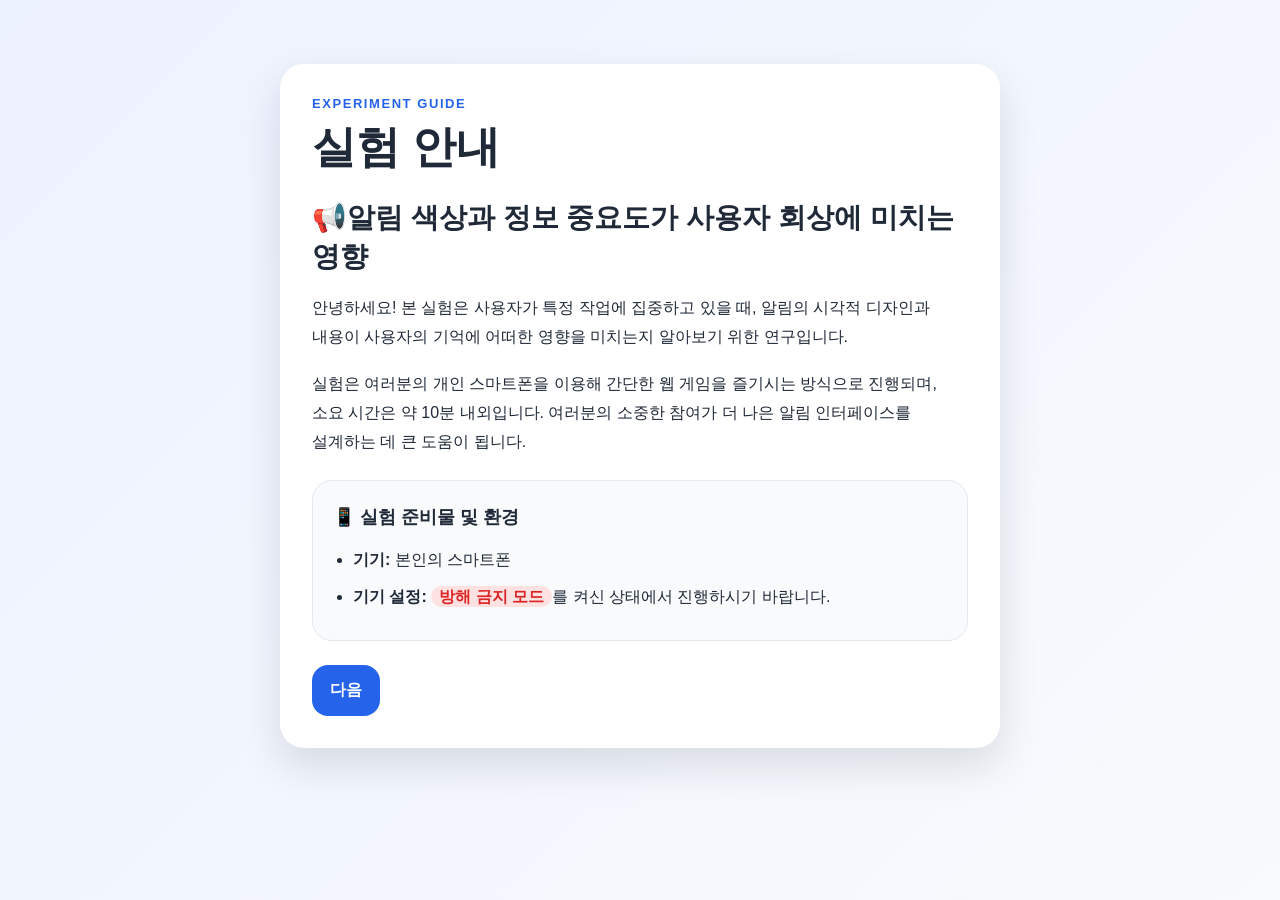
<file: index.html>
<!DOCTYPE html>
<html lang="ko">

<head>
  <meta charset="UTF-8" />
  <meta name="viewport" content="width=device-width, initial-scale=1.0" />

  <title>알림 색상과 중요도 회상 실험</title>

  <!-- CSS 연결 -->
  <link rel="stylesheet" href="style.css" />
</head>

<body>
  <!-- 전체 앱 컨테이너 -->
  <main class="app">

    <!-- 사전 실험 안내 화면 -->
    <section id="guideScreen" class="screen active">
      <div class="card guide-card">

        <!-- 안내 1페이지 -->
        <div class="guide-page active" id="guidePage1">
          <p class="eyebrow">Experiment Guide</p>

          <h1>실험 안내</h1>

          <div class="guide-notice">
            <h2>📢알림 색상과 정보 중요도가 사용자 회상에 미치는 영향</h2>

            <p>
              안녕하세요! 본 실험은 사용자가 특정 작업에 집중하고 있을 때,
              알림의 시각적 디자인과 내용이 사용자의 기억에 어떠한 영향을 미치는지
              알아보기 위한 연구입니다.
            </p>

            <p>
              실험은 여러분의 개인 스마트폰을 이용해 간단한 웹 게임을 즐기시는 방식으로
              진행되며, 소요 시간은 약 10분 내외입니다.
              여러분의 소중한 참여가 더 나은 알림 인터페이스를 설계하는 데 큰 도움이 됩니다.
            </p>

            <div class="guide-box">
              <h3>📱 실험 준비물 및 환경</h3>

              <ul>
                <li><strong>기기:</strong> 본인의 스마트폰</li>
                <li>
                  <strong>기기 설정:</strong>
                  <span class="dnd-text">방해 금지 모드</span>를 켜신 상태에서 진행하시기 바랍니다.
                </li>
              </ul>
            </div>
          </div>

          <button type="button" class="primary-btn guide-next-btn" data-next="2">
            다음
          </button>
        </div>

        <!-- 안내 2페이지 -->
        <div class="guide-page" id="guidePage2">
          <p class="eyebrow">Experiment Procedure</p>

          <h1>실험 진행 절차</h1>

          <div class="guide-notice">
            <div class="guide-box">
              <h3>📋 과업 수행 및 알림 확인</h3>

              <p>
                개인 스마트폰으로 지정된 사이트에 접속한 후,
                5분 동안 <strong>2048 게임</strong>을 진행하게 됩니다.
              </p>

              <h3>기본 조작 및 규칙</h3>

              <ul>
                <li>
                  <strong>조작 방법:</strong>
                  화면을 스와이프하여 모든 타일을 한 방향으로 밀어낼 수 있습니다.
                </li>

                <li>
                  <strong>타일 합치기:</strong>
                  이동하는 도중 같은 숫자가 부딪히면 하나의 타일로 합쳐집니다.
                </li>

                <li>
                  <strong>새로운 타일 생성:</strong>
                  화면을 스와이프할 때마다 빈 공간에 ‘2’ 또는 ‘4’ 타일이 무작위로 새로 나타납니다.
                </li>

                <li>
                  최대한 큰 숫자를 만드는 것이 목표입니다.
                </li>

                <li>
                  비어있는 타일이 없고, 더 이상 합칠 수 있는 숫자가 없는 경우
                  <strong>새 보드로 계속하기</strong> 버튼을 클릭하십시오.
                </li>

                <li>
                  <strong>주의:</strong>
                  아무렇게나 막 합치다가 더 이상 합칠 수 있는 숫자가 없어 새 보드로 다시 시작하면,
                  기존 점수는 유지되지 않고 <strong>0점으로 초기화됩니다.</strong>
                </li>
              </ul>
            </div>

            <div class="guide-box">
              <h3>🔔 실험용 알림 안내</h3>

              <p>
                게임을 플레이하는 동안 화면에 랜덤 간격으로
                알림이 제시됩니다.
              </p>

              <p>
                알림에는 <strong>빨강, 초록, 파랑 테두리 포인트</strong>가 적용됩니다.
              </p>

              <p>
                각 알림은 5초 동안 띄워진 후 자동으로 사라집니다.
                게임을 진행하면서 등장하는 알림의 내용 및 색상을 확인하고
                최대한 기억해 주세요.
              </p>

              <p class="guide-warning-text">
                ※ 참고: 스마트폰 기기 자체의 실제 푸시 알림이 아니라,
                웹 페이지 화면 내에 나타나는 실험용 가상 알림입니다.
              </p>
            </div>

            <div class="guide-box">
              <h3>📝 사후 설문 조사</h3>

              <p>
                게임이 종료된 후, 방금 본 알림 내용과 색상에 대한
                회상 여부를 확인하는 사후 설문이 진행됩니다.
              </p>

              <p>
                기억나는 알림의 내용, 각 알림 디자인에 대한 주관적 인식 등을 묻는 문항에
                솔직하게 답변해 주세요.
              </p>
            </div>
          </div>

          <div class="guide-button-row">
            <button type="button" class="secondary-btn guide-prev-btn" data-prev="1">
              이전
            </button>

            <button type="button" class="primary-btn guide-next-btn" data-next="3">
              다음
            </button>
          </div>
        </div>

        <!-- 안내 3페이지 -->
        <div class="guide-page" id="guidePage3">
          <p class="eyebrow">Participant Notice</p>

          <h1>참가자 주의사항</h1>

          <div class="guide-notice">
            <div class="guide-box">
              <h3>⚠️ 참가자 주의사항</h3>

              <ul>
                <li>
                  <strong>자연스러운 참여:</strong>
                  게임에 집중하여 과업을 수행해 주세요.
                  게임 중 화면 상단에 실험용 알림이 나타날 수 있으며,
                  평소 스마트폰을 사용할 때처럼 자연스럽게 확인해 주세요.
                </li>

                <li>
                  <strong>캡처 및 메모 금지:</strong>
                  본 실험은 과업 수행 중 제시되는 색상별 알림 경험과 회상을
                  알아보기 위한 연구입니다.
                  실험 중 캡처하거나 메모하지 말고 자연스럽게 참여해 주세요.
                </li>

                <li>
                  <strong>중도 이탈 방지:</strong>
                  실험이 시작되면 설문 조사가 완전히 끝날 때까지
                  웹 브라우저를 닫거나 다른 앱으로 전환하지 말아주세요.
                </li>
              </ul>
            </div>

            <div class="guide-final-box">
              <p>
                실험에 참여해 주셔서 진심으로 감사합니다.
                준비가 완료되셨다면, 아래의 체크박스를 누른 후
                참가자 정보 입력 화면으로 넘어가 주시면 되겠습니다.
              </p>

              <label class="guide-check-label">
                <input type="checkbox" id="guideAgreeCheck" />
                위 안내사항을 모두 확인했으며, 실험 참여 준비가 완료되었습니다.
              </label>
            </div>
          </div>

          <div class="guide-button-row">
            <button type="button" class="secondary-btn guide-prev-btn" data-prev="2">
              이전
            </button>

            <button id="guideConfirmBtn" type="button" class="primary-btn" disabled>
              참가자 정보 입력하기
            </button>
          </div>
        </div>

      </div>
    </section>

    <!-- 시작 화면: 참가자 기본 정보 입력 -->
    <section id="startScreen" class="screen">
      <div class="card intro-card">
        <p class="eyebrow">HCI Recall Experiment</p>
        <h1>알림 색상과 정보 중요도가<br />사용자 회상에 미치는 영향</h1>

        <p class="description">
          아래의 참가자 기본 정보를 입력한 뒤 실험을 시작해 주세요.
          입력된 정보는 실험 결과 분석을 위한 용도로만 사용됩니다.
        </p>

        <!-- 참가자 기본 정보 입력 -->
        <form id="participantForm" class="form">
          <label>
            참가자 ID
            <input type="text" id="participantId" placeholder="예: 김재현" required />
          </label>

          <label>
            나이
            <input type="number" id="age" min="18" max="80" placeholder="예: 20" required />
          </label>

          <label>
            성별
            <select id="gender" required>
              <option value="">선택</option>
              <option value="남성">남성</option>
              <option value="여성">여성</option>
            </select>
          </label>

          <button type="submit" class="primary-btn">실험 시작하기</button>
        </form>
      </div>
    </section>

    <!-- 실험 화면 -->
    <section id="experimentScreen" class="screen">
      <header class="experiment-header">
        <div>
          <p class="eyebrow">Main Task</p>
          <h2>2048 게임 수행</h2>
        </div>

        <div class="status-panel">
          <div>
            <span>남은 시간</span>
            <strong id="timer">05:00</strong>
          </div>

          <div>
            <span>점수</span>
            <strong id="score">0</strong>
          </div>
        </div>
      </header>

      <!-- 게임 영역 -->
      <section class="game-layout">
        <div class="game-card">
          <div id="board" class="board"></div>

          <button id="reshuffleBtn" class="reshuffle-btn hidden" type="button">
            더 이상 이동할 수 없어요 — 새 보드로 계속하기
          </button>

          <p class="game-guide">
            2048 보드 위에서 손가락으로 스와이프하여 이동하세요.
          </p>
        </div>
      </section>

      <!-- 웹 앱 내부 알림 -->
      <!-- 실제 스마트폰 푸시 알림처럼 보이는 알림 -->
      <div id="notificationToast" class="notification-toast hidden">
        <div class="toast-icon">
          <span>알</span>
        </div>

        <div class="toast-content">
          <div class="toast-top">
            <p class="toast-app-name">학교 알림</p>
            <span class="toast-time">지금</span>
          </div>

          <!-- 중요도는 실험 데이터에는 저장하지만 화면에는 보이지 않게 유지 -->
          <p id="toastImportance" class="toast-importance"></p>

          <p id="toastMessage" class="toast-message"></p>
        </div>
      </div>
    </section>

    <!-- 회상 설문 화면 -->
    <section id="surveyScreen" class="screen">
      <div class="card survey-card">
        <p class="eyebrow">Post Recall Survey</p>
        <h2>사후 회상 설문</h2>

        <p class="description">
          방금 게임 중 나타났던 알림을 얼마나 기억하는지 응답해 주세요.
          정확한 문장이 아니어도 기억나는 내용을 자유롭게 적으면 됩니다.
        </p>

        <p class="save-notice">
          ※ 사후 설문을 모두 작성한 뒤 <strong>결과 저장하기</strong> 버튼을 누르면,
          결과 저장에 약 <strong>10초 정도</strong> 소요될 수 있습니다.
          저장이 완료될 때까지 화면을 닫지 말아주세요.
        </p>

        <form id="recallForm" class="survey-form">
          <div id="surveyList"></div>

          <button type="submit" class="primary-btn">결과 저장하기</button>
        </form>
      </div>
    </section>

    <!-- 결과 화면 -->
    <section id="resultScreen" class="screen">
      <div class="card result-card">
        <p class="eyebrow">Experiment Complete</p>
        <h2>실험이 종료되었습니다.</h2>

        <p class="description">
          아래 버튼을 눌러 실험 데이터를 CSV 파일로 저장할 수 있습니다.
          CSV에는 알림 색상, 중요도, 실제 알림 내용, 회상 응답, 인지 부하 평가 등이 포함됩니다.
        </p>

        <div id="summaryBox" class="summary-box"></div>
        <button id="downloadCsvBtn" class="primary-btn">CSV 다운로드</button>
        <button id="restartBtn" class="secondary-btn">처음으로 돌아가기</button>
      </div>
    </section>
  </main>

  <!-- JS 연결 -->

  <script src="app.js"></script>
</body>

</html>
</file>
<file: style.css>
/* ==============================
   기본 변수 설정
   ============================== */
:root {
  --bg: #f4f6fb;
  --card: #ffffff;
  --text: #1f2937;
  --muted: #6b7280;
  --border: #e5e7eb;

  --primary: #2563eb;
  --primary-dark: #1d4ed8;

  --red: #ef4444;
  --green: #22c55e;
  --blue: #3b82f6;

  --shadow: 0 18px 40px rgba(15, 23, 42, 0.12);
  --radius: 24px;
}

/* ==============================
   전체 기본 설정
   ============================== */
* {
  box-sizing: border-box;
}

html,
body {
  width: 100%;
  min-height: 100%;
  overflow-x: hidden;
}

body {
  margin: 0;
  font-family: "Pretendard", "Apple SD Gothic Neo", Arial, sans-serif;
  background: linear-gradient(135deg, #edf2ff, #f8fafc);
  color: var(--text);
}

/* ==============================
   실험 중 화면 스크롤 고정
   ============================== */
body.lock-scroll {
  overflow: hidden;
  height: 100vh;
  position: fixed;
  width: 100%;
}

/* ==============================
   전체 앱 / 화면 전환
   ============================== */
.app {
  min-height: 100vh;
}

.screen {
  display: none;
  min-height: 100vh;
  padding: 24px;
}

.screen.active {
  display: block;
}

/* 실험 화면은 상단 알림 영역을 피하기 위해 여백 확보 */
#experimentScreen {
  padding-top: 110px;
}

/* ==============================
   공통 카드 스타일
   ============================== */
.card {
  width: min(720px, 100%);
  margin: 0 auto;
  background: var(--card);
  border-radius: var(--radius);
  box-shadow: var(--shadow);
  padding: 32px;
}

.intro-card,
.result-card,
.survey-card,
.guide-card {
  margin-top: 40px;
}

.eyebrow {
  margin: 0 0 8px;
  font-size: 13px;
  font-weight: 800;
  letter-spacing: 0.12em;
  text-transform: uppercase;
  color: var(--primary);
}

h1,
h2 {
  margin: 0;
  line-height: 1.25;
  word-break: keep-all;
}

h1 {
  font-size: clamp(28px, 6vw, 44px);
}

h2 {
  font-size: clamp(24px, 5vw, 34px);
}

.description {
  margin: 18px 0 28px;
  color: var(--muted);
  line-height: 1.7;
  word-break: keep-all;
  overflow-wrap: break-word;
}

/* ==============================
   폼 스타일
   ============================== */
.form,
.survey-form {
  display: grid;
  gap: 16px;
}

label {
  display: grid;
  gap: 8px;
  font-weight: 700;
}

input,
select,
textarea {
  width: 100%;
  border: 1px solid var(--border);
  border-radius: 14px;
  padding: 13px 14px;
  font: inherit;
  outline: none;
  background: #fff;
}

textarea {
  min-height: 80px;
  resize: vertical;
}

input:focus,
select:focus,
textarea:focus {
  border-color: var(--primary);
  box-shadow: 0 0 0 4px rgba(37, 99, 235, 0.12);
}

/* ==============================
   버튼
   ============================== */
.primary-btn,
.secondary-btn {
  border: 0;
  border-radius: 16px;
  padding: 15px 18px;
  font-size: 16px;
  font-weight: 800;
  cursor: pointer;
  transition: 0.2s ease;
}

.primary-btn {
  background: var(--primary);
  color: #fff;
}

.primary-btn:hover {
  background: var(--primary-dark);
  transform: translateY(-2px);
}

.secondary-btn {
  margin-top: 12px;
  background: #e5e7eb;
  color: #111827;
}

.secondary-btn:hover {
  background: #d1d5db;
}

.primary-btn:disabled {
  background: #cbd5e1;
  color: #64748b;
  cursor: not-allowed;
  transform: none;
}

.primary-btn:disabled:hover {
  background: #cbd5e1;
  transform: none;
}

/* ==============================
   사전 실험 안내 화면
   ============================== */
.guide-page {
  display: none;
}

.guide-page.active {
  display: block;
}

.guide-notice {
  margin-top: 24px;
  line-height: 1.8;
}

.guide-notice h2 {
  margin: 0 0 18px;
  font-size: clamp(20px, 4vw, 28px);
  line-height: 1.4;
  word-break: keep-all;
  overflow-wrap: break-word;
}

.guide-notice p {
  color: var(--text);
  font-size: 16px;
  margin: 0 0 18px;
  word-break: keep-all;
  overflow-wrap: break-word;
}

.guide-box {
  margin: 24px 0;
  padding: 20px;
  border-radius: 20px;
  background: #f8fafc;
  border: 1px solid var(--border);
}

.guide-box h3 {
  margin: 0 0 12px;
  font-size: 18px;
  word-break: keep-all;
}

.guide-box ul {
  margin: 0;
  padding-left: 20px;
}

.guide-box li {
  margin-bottom: 10px;
  color: var(--text);
  line-height: 1.7;
  word-break: keep-all;
  overflow-wrap: break-word;
}

.guide-warning-text {
  padding: 14px 16px;
  border-radius: 14px;
  background: #fff7ed;
  border: 1px solid #fed7aa;
  color: #9a3412 !important;
  font-weight: 700;
}

.guide-final-box {
  margin: 24px 0;
  padding: 22px;
  border-radius: 20px;
  background: #eff6ff;
  border: 1px solid #bfdbfe;
}

.guide-final-box p {
  margin-bottom: 18px;
  font-weight: 700;
  color: #1e3a8a;
}

.guide-check-label {
  display: flex;
  align-items: flex-start;
  gap: 10px;
  font-weight: 800;
  line-height: 1.6;
  color: var(--text);
}

.guide-check-label input {
  width: 18px;
  height: 18px;
  margin-top: 4px;
  flex: 0 0 auto;
}

.guide-button-row {
  display: flex;
  gap: 12px;
  margin-top: 24px;
}

.guide-button-row .primary-btn,
.guide-button-row .secondary-btn {
  flex: 1;
}

/* ==============================
   실험 화면 상단
   ============================== */
.experiment-header {
  width: min(900px, 100%);
  margin: 0 auto 20px;
  display: flex;
  align-items: center;
  justify-content: space-between;
  gap: 16px;
}

.status-panel {
  display: flex;
  gap: 10px;
}

.status-panel div {
  min-width: 100px;
  background: #fff;
  border-radius: 18px;
  box-shadow: 0 8px 20px rgba(15, 23, 42, 0.08);
  padding: 12px 16px;
  text-align: center;
}

.status-panel span {
  display: block;
  color: var(--muted);
  font-size: 13px;
  margin-bottom: 4px;
}

.status-panel strong {
  font-size: 22px;
}

/* ==============================
   2048 게임 영역
   ============================== */
.game-layout {
  width: min(900px, 100%);
  margin: 0 auto;
  display: flex;
  justify-content: center;
}

.game-card {
  width: min(420px, 100%);
  background: #ffffff;
  border-radius: var(--radius);
  box-shadow: var(--shadow);
  padding: 20px;
}

.board {
  width: 100%;
  aspect-ratio: 1 / 1;
  background: #bbada0;
  border-radius: 18px;
  padding: 10px;

  display: grid;
  grid-template-columns: repeat(4, 1fr);
  grid-template-rows: repeat(4, 1fr);
  gap: 10px;

  overflow: hidden;
  touch-action: none;
  overscroll-behavior: contain;
}

.tile {
  width: 100%;
  height: 100%;
  min-width: 0;
  min-height: 0;

  border-radius: 14px;
  background: #cdc1b4;

  display: flex;
  align-items: center;
  justify-content: center;

  font-size: clamp(22px, 7vw, 42px);
  font-weight: 900;
  color: #776e65;

  transition: transform 0.15s ease, background-color 0.15s ease;
  animation: tilePop 0.16s ease;
}

@keyframes tilePop {
  0% {
    transform: scale(0.85);
    opacity: 0.5;
  }

  100% {
    transform: scale(1);
    opacity: 1;
  }
}

.tile.merged {
  animation: tileMerge 0.18s ease;
}

@keyframes tileMerge {
  0% {
    transform: scale(1);
  }

  50% {
    transform: scale(1.15);
  }

  100% {
    transform: scale(1);
  }
}

.tile-2 {
  background: #eee4da;
}

.tile-4 {
  background: #ede0c8;
}

.tile-8 {
  background: #f2b179;
  color: #fff;
}

.tile-16 {
  background: #f59563;
  color: #fff;
}

.tile-32 {
  background: #f67c5f;
  color: #fff;
}

.tile-64 {
  background: #f65e3b;
  color: #fff;
}

.tile-128 {
  background: #edcf72;
  color: #fff;
  font-size: 32px;
}

.tile-256 {
  background: #edcc61;
  color: #fff;
  font-size: 32px;
}

.tile-512 {
  background: #edc850;
  color: #fff;
  font-size: 32px;
}

.tile-1024 {
  background: #edc53f;
  color: #fff;
  font-size: 28px;
}

.tile-2048 {
  background: #edc22e;
  color: #fff;
  font-size: 28px;
}

.control-pad {
  display: none;
}

.game-guide {
  margin: 14px 0 0;
  color: var(--muted);
  font-size: 14px;
  line-height: 1.6;
  word-break: keep-all;
}

.reshuffle-btn {
  width: 100%;
  margin-top: 14px;
  border: 1px solid var(--border);
  border-radius: 16px;
  padding: 13px 16px;
  background: #f1f5f9;
  color: #334155;
  font-size: 15px;
  font-weight: 800;
  cursor: pointer;
  transition: 0.2s ease;
}

.reshuffle-btn:hover {
  background: #e2e8f0;
  transform: translateY(-1px);
}

.reshuffle-btn.hidden {
  display: none;
}

/* ==============================
   실제 앱 알림 스타일
   ============================== */
.notification-toast {
  position: fixed;
  top: 18px;
  left: 50%;
  transform: translateX(-50%);

  width: min(390px, calc(100% - 28px));
  min-height: 82px;

  display: flex;
  align-items: flex-start;
  gap: 12px;

  padding: 14px 15px;

  background: rgba(255, 255, 255, 0.88);
  backdrop-filter: blur(18px);
  -webkit-backdrop-filter: blur(18px);

  border: 2px solid rgba(255, 255, 255, 0.75);
  border-radius: 26px;

  box-shadow:
    0 18px 45px rgba(15, 23, 42, 0.22),
    inset 0 1px 0 rgba(255, 255, 255, 0.7);

  z-index: 100;
  overflow: hidden;

  animation: phoneNotificationIn 0.35s cubic-bezier(0.22, 1, 0.36, 1);
}

.notification-toast.hidden {
  display: none;
}

.toast-icon {
  width: 42px;
  height: 42px;
  flex: 0 0 42px;

  border-radius: 12px;

  display: flex;
  align-items: center;
  justify-content: center;

  color: #ffffff;
  font-size: 15px;
  font-weight: 900;

  box-shadow: 0 8px 18px rgba(15, 23, 42, 0.18);
}

.notification-toast.red .toast-icon {
  background: linear-gradient(135deg, #ef4444, #b91c1c);
}

.notification-toast.green .toast-icon {
  background: linear-gradient(135deg, #22c55e, #15803d);
}

.notification-toast.blue .toast-icon {
  background: linear-gradient(135deg, #3b82f6, #1d4ed8);
}

.notification-toast.red {
  border: 3px solid var(--red);
  box-shadow:
    0 18px 45px rgba(239, 68, 68, 0.24),
    inset 0 1px 0 rgba(255, 255, 255, 0.7);
}

.notification-toast.green {
  border: 3px solid var(--green);
  box-shadow:
    0 18px 45px rgba(34, 197, 94, 0.24),
    inset 0 1px 0 rgba(255, 255, 255, 0.7);
}

.notification-toast.blue {
  border: 3px solid var(--blue);
  box-shadow:
    0 18px 45px rgba(59, 130, 246, 0.24),
    inset 0 1px 0 rgba(255, 255, 255, 0.7);
}

.toast-content {
  flex: 1;
  min-width: 0;
}

.toast-top {
  display: flex;
  align-items: center;
  justify-content: space-between;
  gap: 8px;
  margin-bottom: 4px;
}

.toast-app-name {
  margin: 0;
  color: #111827;
  font-size: 13px;
  font-weight: 900;
  letter-spacing: -0.01em;
}

.toast-time {
  flex: 0 0 auto;
  color: #9ca3af;
  font-size: 12px;
  font-weight: 700;
}

.toast-importance {
  display: none;
}

.toast-message {
  margin: 0;
  color: #1f2937;
  font-size: 15px;
  font-weight: 700;
  line-height: 1.45;
  letter-spacing: -0.02em;
  word-break: keep-all;
  overflow-wrap: break-word;
}

@keyframes phoneNotificationIn {
  from {
    opacity: 0;
    transform: translate(-50%, -24px) scale(0.96);
  }

  to {
    opacity: 1;
    transform: translate(-50%, 0) scale(1);
  }
}

/* ==============================
   사후 회상 설문
   ============================== */

/* 설문 화면은 내용이 길어져도 잘리지 않도록 설정 */
#surveyScreen,
#surveyScreen.active {
  min-height: 100vh;
  height: auto !important;
  max-height: none !important;
  overflow: visible !important;
  padding-bottom: 120px;
}

/* 설문 카드와 내부 요소가 내용을 자르지 않도록 설정 */
.survey-card,
.survey-form,
#surveyList,
.survey-item,
.likert-question {
  height: auto !important;
  max-height: none !important;
  overflow: visible !important;
}

.survey-card {
  margin-top: 40px;
  margin-bottom: 120px;
}

/* 설문 문항 박스 */
.survey-item {
  border: 1px solid var(--border);
  border-radius: 20px;
  padding: 18px;
  background: #f9fafb;
}

.survey-item + .survey-item {
  margin-top: 16px;
}

/* 질문 문장이 모바일에서 잘리지 않도록 강제 줄바꿈 */
.survey-item p,
.likert-question p,
.survey-item strong,
.survey-item .description {
  width: 100%;
  max-width: 100%;

  white-space: normal !important;
  word-break: keep-all;
  overflow-wrap: break-word;

  overflow: visible !important;
  text-overflow: clip !important;

  line-height: 1.75;
}

.survey-item p {
  margin-top: 0;
  margin-bottom: 14px;
}

.survey-item p strong,
.likert-question p strong {
  display: block;
  line-height: 1.75;
}

.survey-item p span,
.likert-question p span {
  display: inline;
}

/* 입력창 너비 보호 */
.survey-item textarea,
.survey-item input[type="text"] {
  max-width: 100%;
}

/* 선택지 기본 스타일 */
.radio-row {
  display: flex;
  gap: 14px;
  flex-wrap: wrap;
  margin: 10px 0 12px;
}

.radio-row label {
  display: flex;
  align-items: center;
  gap: 6px;
  font-weight: 600;
}

.radio-row input {
  width: auto;
}

/* 세로형 라디오 */
.vertical-radio-row {
  flex-direction: column;
  align-items: flex-start;
  gap: 12px;
}

/* 리커트 문항 */
.likert-question {
  margin-top: 22px;
}

.likert-row {
  width: 100%;
  max-width: 100%;
  display: flex;
  align-items: center;
  justify-content: center;
  gap: 10px;
  flex-wrap: wrap;
  overflow: visible !important;
}

.likert-row label {
  min-width: 34px;
  height: 34px;
  padding: 4px 8px;

  display: inline-flex;
  align-items: center;
  justify-content: center;

  border: 1px solid var(--border);
  border-radius: 999px;
  background: #ffffff;

  font-size: 14px;
  font-weight: 700;
}

.likert-row input {
  width: 13px;
  height: 13px;
  margin: 0;
}

.likert-row span {
  font-size: 13px;
  color: var(--muted);
  font-weight: 700;
  line-height: 1.5;
  white-space: normal;
  word-break: keep-all;
  text-align: center;
}

/* 7점 척도 */
.likert-row-seven {
  width: 100%;
  max-width: 100%;
  display: flex;
  flex-wrap: wrap;
  align-items: center;
  justify-content: center;
  gap: 10px;
}

.likert-row-seven label {
  min-width: 34px;
  height: 34px;
  border-radius: 999px;
}

.likert-row-seven span {
  min-width: 90px;
  text-align: center;
  font-size: 13px;
}

/* ==============================
   결과 요약
   ============================== */
.summary-box {
  margin: 22px 0;
  padding: 18px;
  border-radius: 18px;
  background: #f9fafb;
  border: 1px solid var(--border);
  line-height: 1.7;
}

/* ==============================
   반응형: 태블릿/모바일 공통
   ============================== */
@media (max-width: 640px) {
  .screen {
    padding: 16px;
  }

  .card {
    width: 100%;
    padding: 22px;
  }

  .intro-card,
  .result-card,
  .survey-card,
  .guide-card {
    margin-top: 20px;
  }

  h1 {
    font-size: 28px;
  }

  h2 {
    font-size: 24px;
  }

  .experiment-header {
    align-items: flex-start;
    flex-direction: column;
  }

  .status-panel {
    width: 100%;
  }

  .status-panel div {
    flex: 1;
  }

  .guide-button-row {
    flex-direction: column;
  }

  .guide-notice h2 {
    font-size: 20px;
  }

  .guide-box,
  .guide-final-box {
    padding: 18px;
  }

  #surveyScreen {
    padding: 16px;
    padding-bottom: 140px;
  }

  .survey-card {
    padding: 18px;
    margin-top: 20px;
    margin-bottom: 140px;
  }

  .survey-item {
    padding: 16px;
  }

  .survey-item p,
  .likert-question p,
  .survey-item strong,
  .survey-item .description {
    font-size: 15px;
    line-height: 1.8;
    word-break: keep-all;
    overflow-wrap: break-word;
  }

  .survey-item p strong,
  .likert-question p strong {
    display: block;
  }

  textarea {
    font-size: 15px;
  }

  /* 일반 5점 리커트는 모바일에서 자연스럽게 줄바꿈 */
  .likert-row {
    justify-content: flex-start;
    gap: 8px;
  }

  .likert-row span:first-child {
    width: 100%;
    text-align: left;
    margin-bottom: 4px;
  }

  .likert-row span:last-child {
    width: 100%;
    text-align: right;
    margin-top: 4px;
  }

  .likert-row label {
    min-width: 34px;
    height: 34px;
    padding: 4px;
    font-size: 13px;
  }

  /* 7점 척도는 모바일에서 3줄 구조로 배치 */
  .likert-row-seven {
    display: grid !important;
    grid-template-columns: repeat(7, minmax(28px, 1fr));
    gap: 8px;
    width: 100%;
  }

  .likert-row-seven span:first-child {
    grid-column: 1 / -1;
    text-align: left;
    min-width: 0;
    width: 100%;
    font-size: 13px;
    margin-bottom: 4px;
  }

  .likert-row-seven span:last-child {
    grid-column: 1 / -1;
    text-align: right;
    min-width: 0;
    width: 100%;
    font-size: 13px;
    margin-top: 4px;
  }

  .likert-row-seven label {
    min-width: 0 !important;
    width: 100%;
    height: 34px;
    padding: 4px;

    display: flex;
    align-items: center;
    justify-content: center;
  }

  .likert-row-seven input {
    width: 13px;
    height: 13px;
    margin: 0;
  }
}

/* ==============================
   아주 작은 휴대폰 화면 대응
   ============================== */
@media (max-width: 380px) {
  .screen {
    padding: 12px;
  }

  .card {
    padding: 16px;
    border-radius: 20px;
  }

  .survey-item {
    padding: 14px;
  }

  .survey-item p,
  .likert-question p,
  .survey-item strong,
  .survey-item .description {
    font-size: 14px;
    line-height: 1.75;
  }

  .likert-row-seven {
    grid-template-columns: repeat(7, minmax(24px, 1fr));
    gap: 6px;
  }

  .likert-row-seven label,
  .likert-row label {
    height: 32px;
    font-size: 12px;
  }

  .notification-toast {
    width: calc(100% - 20px);
  }
}


/* 방해 금지 모드 글씨 강조 */
.dnd-text {
  color: #dc2626;
  font-weight: 900;
  background: #fee2e2;
  padding: 2px 8px;
  border-radius: 999px;
}

.range-question {
  margin-top: 22px;
}

.range-score-top {
  display: flex;
  justify-content: space-between;
  align-items: center;
  gap: 12px;
  margin: 12px 0 10px;
  font-size: 0.9rem;
  color: #475569;
}

.range-score-top strong {
  color: #2563eb;
  white-space: nowrap;
}

.survey-range {
  width: 100%;
  accent-color: #2563eb;
  cursor: pointer;
}

.range-scale {
  display: grid;
  grid-template-columns: repeat(10, 1fr);
  margin-top: 6px;
  font-size: 0.78rem;
  color: #64748b;
  text-align: center;
}

@media (max-width: 600px) {
  .range-score-top {
    flex-direction: column;
    align-items: stretch;
    text-align: center;
  }
}

.save-notice {
  margin: 14px 0 18px;
  padding: 12px 14px;
  border-radius: 12px;
  background: #eff6ff;
  border: 1px solid #bfdbfe;
  color: #1e40af;
  font-size: 0.92rem;
  line-height: 1.6;
}

.save-notice strong {
  font-weight: 800;
}
</file>
